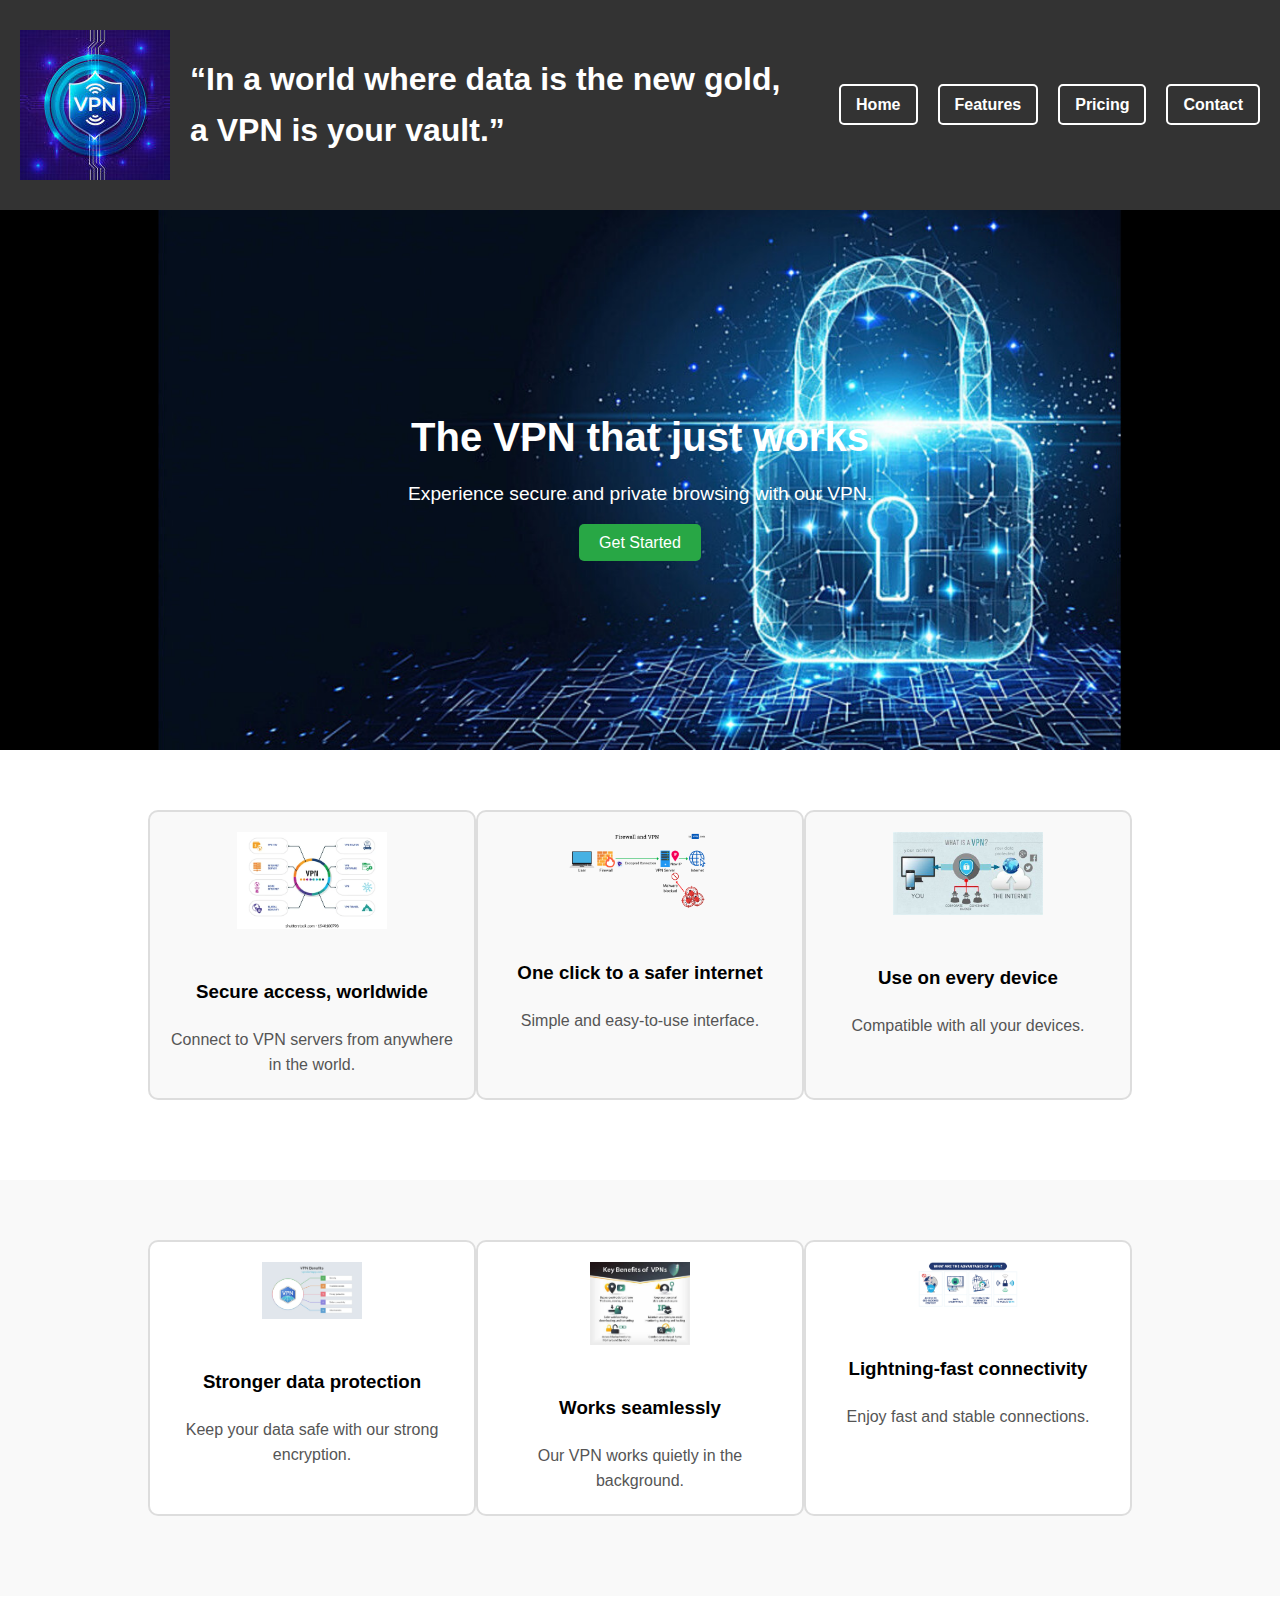
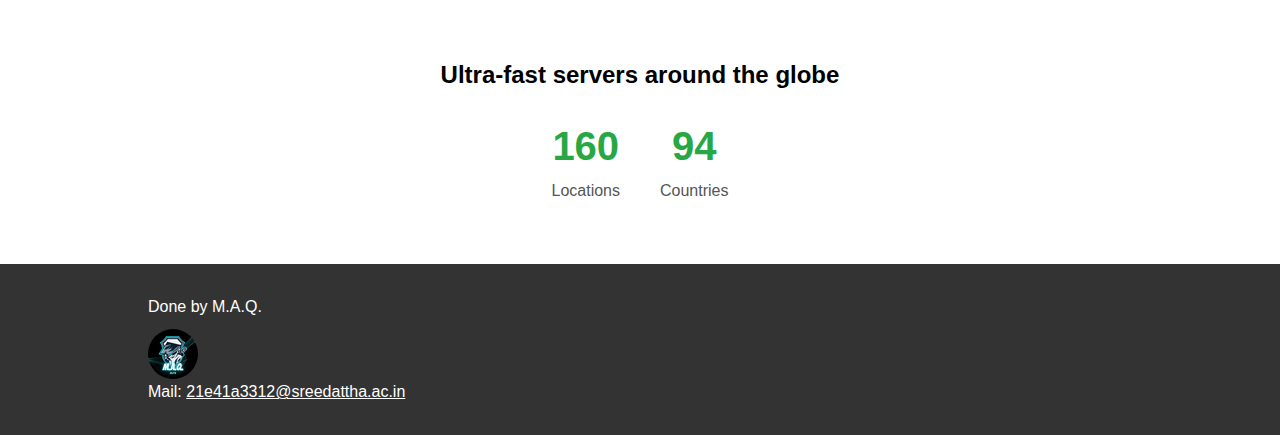
<file: LEVEL_1/Task_1 - Landing_Page/index.html>
<!DOCTYPE html>
<html lang="en">
<head>
    <meta charset="UTF-8">
    <meta name="viewport" content="width=device-width, initial-scale=1.0">
    <title>VPN Landing Page</title>
    <link rel="stylesheet" href="styles.css">
</head>
<body>
    <header>
        <div class="container header-container">
            <img src="logo.png" alt="Logo" class="logo">
            <h2 class="vpn-title">“In a world where data is the new gold, a VPN is your vault.”</h2>
            <nav>
                <ul>
                    <li><a href="#home">Home</a></li>
                    <li><a href="#features">Features</a></li>
                    <li><a href="#pricing">Pricing</a></li>
                    <li><a href="#contact">Contact</a></li>
                </ul>
            </nav>
        </div>
    </header>

    <section id="hero">
        <div class="container">
            <h1>The VPN that just works</h1>
            <p>Experience secure and private browsing with our VPN.</p>
            <a href="#signup" class="btn">Get Started</a>
        </div>
    </section>

    <section id="features">
        <div class="container">
            <div class="feature">
                <div class="feature-frame">
                    <img src="feature1.png" alt="Feature 1">
                </div>
                <h3>Secure access, worldwide</h3>
                <p>Connect to VPN servers from anywhere in the world.</p>
            </div>
            <div class="feature">
                <div class="feature-frame">
                    <img src="feature2.png" alt="Feature 2">
                </div>
                <h3>One click to a safer internet</h3>
                <p>Simple and easy-to-use interface.</p>
            </div>
            <div class="feature">
                <div class="feature-frame">
                    <img src="feature3.png" alt="Feature 3">
                </div>
                <h3>Use on every device</h3>
                <p>Compatible with all your devices.</p>
            </div>
        </div>
    </section>

    <section id="benefits">
        <div class="container">
            <div class="benefit">
                <div class="benefit-frame">
                    <img src="benefit1.png" alt="Benefit 1">
                </div>
                <h3>Stronger data protection</h3>
                <p>Keep your data safe with our strong encryption.</p>
            </div>
            <div class="benefit">
                <div class="benefit-frame">
                    <img src="benefit2.png" alt="Benefit 2">
                </div>
                <h3>Works seamlessly</h3>
                <p>Our VPN works quietly in the background.</p>
            </div>
            <div class="benefit">
                <div class="benefit-frame">
                    <img src="benefit3.png" alt="Benefit 3">
                </div>
                <h3>Lightning-fast connectivity</h3>
                <p>Enjoy fast and stable connections.</p>
            </div>
        </div>
    </section>

    <section id="stats">
        <div class="container">
            <h2>Ultra-fast servers around the globe</h2>
            <div class="stats">
                <div class="stat">
                    <h3>160</h3>
                    <p>Locations</p>
                </div>
                <div class="stat">
                    <h3>94</h3>
                    <p>Countries</p>
                </div>
            </div>
        </div>
    </section>

    <footer>
        <div class="container footer-container">
            <div class="footer-left">
                <p>Done by M.A.Q.</p>
                <img src="my-image.png" alt="My Image" class="my-image">
                <p>Mail: <a href="mailto:21e41a3312@sreedattha.ac.in">21e41a3312@sreedattha.ac.in</a></p>
            </div>
        </div>
    </footer>
</body>
</html>
</file>
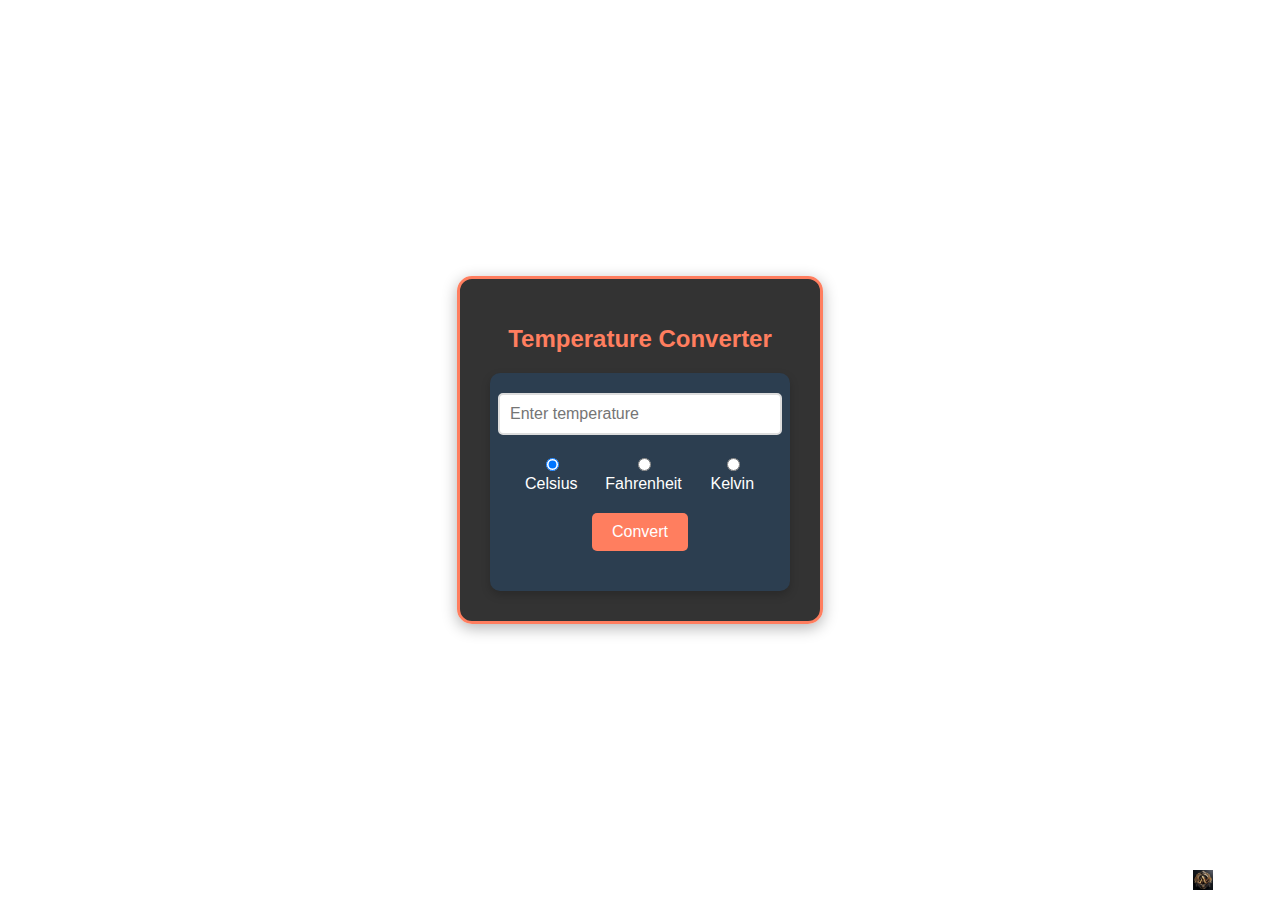
<file: LEVEL_1/Task_3 - Temperature Converter Website/index.html>
<!DOCTYPE html>
<html lang="en">
<head>
    <meta charset="UTF-8">
    <meta name="viewport" content="width=device-width, initial-scale=1.0">
    <title>Temperature Converter</title>
    <link rel="stylesheet" href="styles.css">
</head>
<body>
    <div class="container">
        <h1>Temperature Converter</h1>
        <div class="converter-box">
            <input type="number" id="temperatureInput" placeholder="Enter temperature">
            <div class="unit-selection">
                <label><input type="radio" name="unit" value="celsius" checked> Celsius</label>
                <label><input type="radio" name="unit" value="fahrenheit"> Fahrenheit</label>
                <label><input type="radio" name="unit" value="kelvin"> Kelvin</label>
            </div>
            <button id="convertButton">Convert</button>
            <div id="result"></div>
        </div>
    </div>
    <div class="signature">
        <img src="small-image.png" alt="Logo" class="signature-img">
        <span>- M.A.Q.</span>
    </div>
    <script src="script.js"></script>
</body>
</html>
</file>
<file: LEVEL_1/Task_3 - Temperature Converter Website/styles.css>
body {
    font-family: 'Arial', sans-serif;
    background: url('https://source.unsplash.com/1600x900/?anime') no-repeat center center fixed;
    background-size: cover;
    color: #fff;
    display: flex;
    justify-content: center;
    align-items: center;
    height: 100vh;
    margin: 0;
    position: relative;
}

.container {
    text-align: center;
    background: rgba(0, 0, 0, 0.8);
    padding: 30px;
    border-radius: 15px;
    box-shadow: 0 4px 15px rgba(0, 0, 0, 0.3);
    border: 3px solid #ff7e5f;
    width: 300px;
}

h1 {
    margin-bottom: 20px;
    font-size: 24px;
    color: #ff7e5f;
}

.converter-box {
    background: #2c3e50;
    padding: 20px;
    border-radius: 10px;
    box-shadow: 0 4px 10px rgba(0, 0, 0, 0.2);
    display: flex;
    flex-direction: column;
    align-items: center;
}

input[type="number"] {
    width: 100%;
    padding: 10px;
    margin-bottom: 20px;
    border: 2px solid #ddd;
    border-radius: 5px;
    font-size: 16px;
}

.unit-selection {
    display: flex;
    justify-content: center;
    margin-bottom: 20px;
}

.unit-selection label {
    margin: 0 10px;
    font-size: 16px;
    color: #fff;
}

button {
    background: #ff7e5f;
    color: #fff;
    padding: 10px 20px;
    border: none;
    border-radius: 5px;
    font-size: 16px;
    cursor: pointer;
    transition: background 0.3s;
}

button:hover {
    background: #feb47b;
}

#result {
    margin-top: 20px;
    font-size: 20px;
    font-weight: bold;
    color: #fff;
}

.signature {
    position: absolute;
    bottom: 10px;
    right: 10px;
    display: flex;
    align-items: center;
    font-size: 14px;
    color: #fff;
}

.signature-img {
    width: 20px;
    height: 20px;
    margin-right: 5px;
}
</file>
<file: LEVEL_1/Task_1 - Landing_Page/styles.css>
/* Basic Reset */
* {
    margin: 0;
    padding: 0;
    box-sizing: border-box;
    font-family: Arial, sans-serif;
}

body {
    line-height: 1.6;
    background-color: #f4f4f4;
}

/* Container */
.container {
    width: 80%;
    margin: auto;
    overflow: hidden;
    padding: 20px;
}

/* Header */
header {
    background: #333;
    color: #fff;
    padding: 10px 0;
    display: flex;
    justify-content: space-between;
    align-items: center;
}

.header-container {
    display: flex;
    justify-content: space-between;
    align-items: center;
    width: 100%;
}

header .logo {
    width: 150px;
}

.vpn-title {
    font-size: 2em;
    color: #fff;
    margin: 0 20px;
}

header nav ul {
    list-style: none;
    display: flex;
}

header nav ul li {
    margin-left: 20px;
}

header nav ul li a {
    color: #fff;
    text-decoration: none;
    font-weight: bold;
    padding: 10px 15px;
    border: 2px solid #fff;
    border-radius: 5px;
}

/* Hero Section */
#hero {
    background: url('hero-background.jpg') no-repeat center center/cover;
    color: #fff;
    height: 60vh;
    display: flex;
    justify-content: center;
    align-items: center;
    text-align: center;
    flex-direction: column;
}

#hero h1 {
    font-size: 2.5em;
    margin-bottom: 10px;
}

#hero p {
    font-size: 1.2em;
    margin-bottom: 20px;
}

#hero .btn {
    background: #28a745;
    color: #fff;
    padding: 10px 20px;
    text-decoration: none;
    border-radius: 5px;
}

/* Features Section */
#features {
    background: #fff;
    padding: 40px 0;
}

#features .container {
    display: flex;
    justify-content: space-between;
}

#features .feature {
    text-align: center;
    padding: 20px;
    margin-bottom: 20px;
    flex: 1;
    border: 2px solid #ddd;
    border-radius: 10px;
    background-color: #f9f9f9;
}

#features .feature img {
    max-width: 150px;
    margin-bottom: 20px;
}

#features .feature h3 {
    margin: 20px 0;
}

#features .feature p {
    color: #555;
}

/* Benefits Section */
#benefits {
    background: #f9f9f9;
    padding: 40px 0;
}

#benefits .container {
    display: flex;
    justify-content: space-between;
}

#benefits .benefit {
    text-align: center;
    padding: 20px;
    margin-bottom: 20px;
    flex: 1;
    border: 2px solid #ddd;
    border-radius: 10px;
    background-color: #fff;
}

#benefits .benefit img {
    max-width: 100px;
    margin-bottom: 20px;
}

#benefits .benefit h3 {
    margin: 20px 0;
}

#benefits .benefit p {
    color: #555;
}

/* Stats Section */
#stats {
    background: #fff;
    padding: 40px 0;
    text-align: center;
}

#stats .stats {
    display: flex;
    justify-content: center;
    margin-top: 20px;
}

#stats .stat {
    margin: 0 20px;
}

#stats .stat h3 {
    font-size: 2.5em;
    color: #28a745;
}

#stats .stat p {
    color: #555;
}

/* Footer */
footer {
    background: #333;
    color: #fff;
    text-align: left;
    padding: 10px 0;
}

.footer-container {
    display: flex;
    justify-content: flex-start;
    align-items: center;
}

.footer-left {
    display: flex;
    flex-direction: column;
    align-items: flex-start;
}

footer p, footer a {
    color: #fff;
    margin-right: 20px;
}

footer .my-image {
    width: 50px;
    border-radius: 50%;
    margin-top: 10px;
}
</file>
